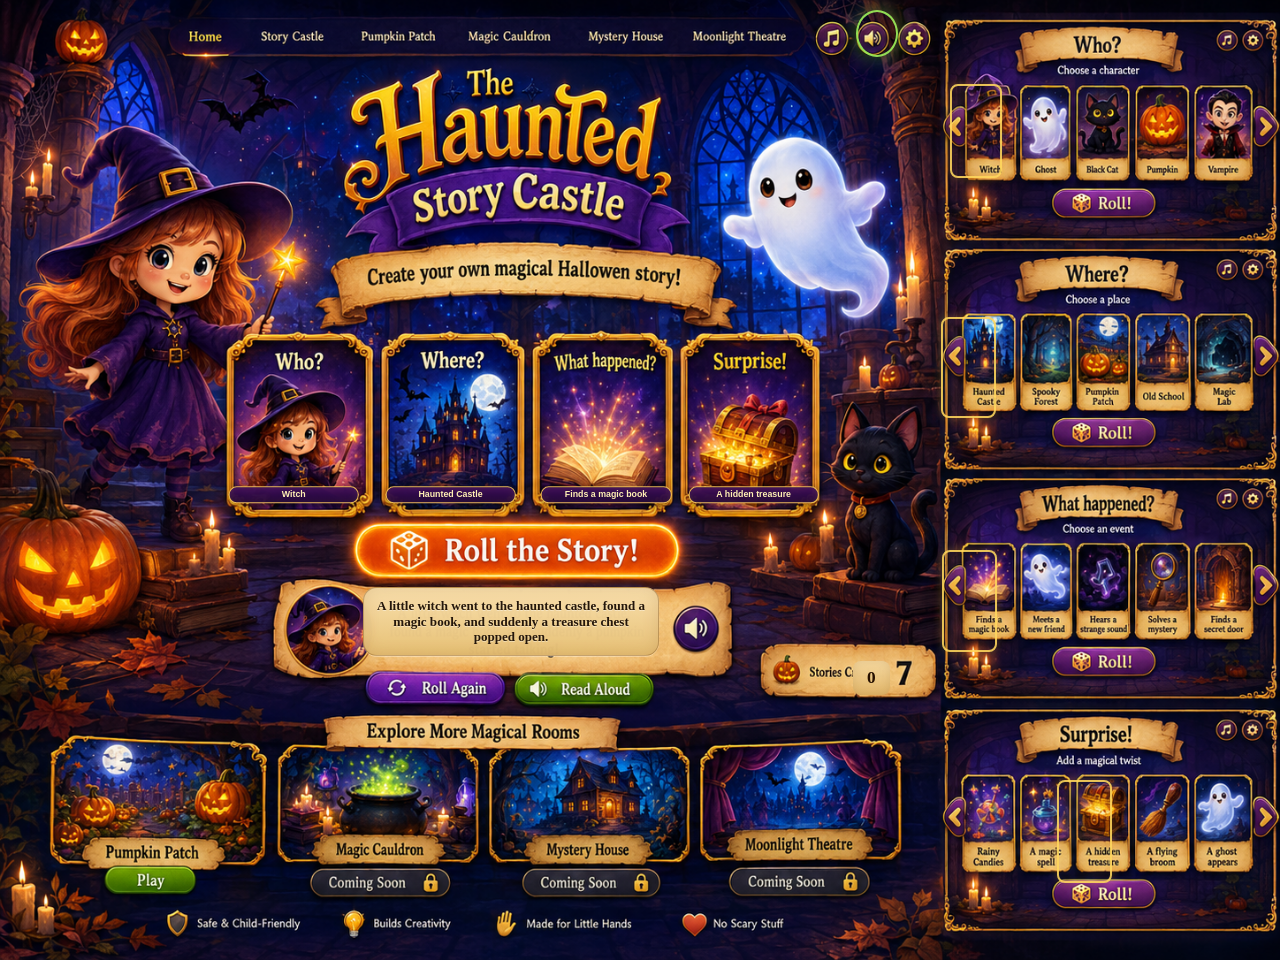
<file: index.html>
<!doctype html>
<html lang="en">
<head>
  <meta charset="utf-8">
  <meta name="viewport" content="width=device-width,initial-scale=1">
  <meta name="theme-color" content="#12062d">
  <meta name="description" content="The Haunted Story Castle — a magical Halloween story game for little learners.">
  <title>The Haunted Story Castle</title>
  <link rel="stylesheet" href="style.css?v=5">
  <link rel="stylesheet" href="fixes.css?v=5">
  <link rel="stylesheet" href="source-art.css?v=5">
</head>
<body class="mockup-body">
  <main class="mockup-wrap" aria-label="The Haunted Story Castle interactive game">
    <div class="mockup-canvas" id="castleCanvas" tabindex="-1">
      <img class="mockup-bg" src="assets/ChatGPT Image Aug 26, 2026, 01_21_56 AM.png" alt="The Haunted Story Castle game interface">

      <a class="hotspot nav-home" href="index.html" aria-label="Home"></a>
      <button class="hotspot nav-story" type="button" data-jump="story" aria-label="Story Castle"></button>
      <a class="hotspot nav-patch" href="pumpkin-patch.html" aria-label="Pumpkin Patch"></a>
      <button class="hotspot nav-cauldron future-link" type="button" data-room="Magic Cauldron" aria-label="Magic Cauldron"></button>
      <button class="hotspot nav-mystery future-link" type="button" data-room="Mystery House" aria-label="Mystery House"></button>
      <button class="hotspot nav-theatre future-link" type="button" data-room="Moonlight Theatre" aria-label="Moonlight Theatre"></button>

      <button class="hotspot icon-hot music-hot" id="musicToggle" type="button" aria-pressed="false" aria-label="Toggle magical background music"></button>
      <button class="hotspot icon-hot sound-hot" id="soundToggle" type="button" aria-pressed="true" aria-label="Toggle spoken sound"></button>
      <button class="hotspot icon-hot settings-hot" id="settingsToggle" type="button" aria-expanded="false" aria-controls="settingsPanel" aria-label="Open settings"></button>

      <button class="hotspot main-card who-card" data-roll="character" aria-label="Roll character"></button>
      <button class="hotspot main-card where-card" data-roll="setting" aria-label="Roll place"></button>
      <button class="hotspot main-card problem-card" data-roll="problem" aria-label="Roll event"></button>
      <button class="hotspot main-card surprise-card" data-roll="surprise" aria-label="Roll surprise"></button>

      <i class="card-art spr char p0 is-base" id="artCharacter" aria-hidden="true"></i>
      <i class="card-art spr loc p0 is-base" id="artSetting" aria-hidden="true"></i>
      <i class="card-art spr prob p0 is-base" id="artProblem" aria-hidden="true"></i>
      <i class="card-art spr sur p2 is-base" id="artSurprise" aria-hidden="true"></i>

      <button class="hotspot roll-story" id="rollStory" aria-label="Roll the Story"></button>
      <button class="hotspot roll-again" id="rollAgain" aria-label="Roll again"></button>
      <button class="hotspot read-aloud" id="readAloud" aria-label="Read story aloud"></button>
      <a class="hotspot patch-card-link" href="pumpkin-patch.html" aria-label="Play Pumpkin Patch Adventure"></a>
      <button class="hotspot room-cauldron future-link" type="button" data-room="Magic Cauldron" aria-label="Magic Cauldron coming soon"></button>
      <button class="hotspot room-mystery future-link" type="button" data-room="Mystery House" aria-label="Mystery House coming soon"></button>
      <button class="hotspot room-theatre future-link" type="button" data-room="Moonlight Theatre" aria-label="Moonlight Theatre coming soon"></button>

      <div class="dynamic-story" id="dynamicStory" aria-live="polite">
        <span id="storyText">A little witch went to the haunted castle, found a magic book, and suddenly a treasure chest popped open.</span>
      </div>
      <div class="dynamic-count"><strong id="storyCount">0</strong></div>

      <div class="selection-label label-character" id="labelCharacter">Witch</div>
      <div class="selection-label label-setting" id="labelSetting">Haunted Castle</div>
      <div class="selection-label label-problem" id="labelProblem">Finds a magic book</div>
      <div class="selection-label label-surprise" id="labelSurprise">A hidden treasure</div>

      <div class="side-choice character-choices" id="characterChoices"></div>
      <div class="side-choice setting-choices" id="settingChoices"></div>
      <div class="side-choice problem-choices" id="problemChoices"></div>
      <div class="side-choice surprise-choices" id="surpriseChoices"></div>

      <button class="hotspot side-roll side-roll-character" data-roll="character" aria-label="Roll character"></button>
      <button class="hotspot side-roll side-roll-setting" data-roll="setting" aria-label="Roll place"></button>
      <button class="hotspot side-roll side-roll-problem" data-roll="problem" aria-label="Roll event"></button>
      <button class="hotspot side-roll side-roll-surprise" data-roll="surprise" aria-label="Roll surprise"></button>

      <section class="settings-popover" id="settingsPanel" hidden aria-label="Game settings">
        <h2>Magic Settings</h2>
        <button type="button" id="settingsSpeech">Spoken English: On</button>
        <button type="button" id="settingsMusic">Background magic: Off</button>
        <button type="button" id="resetProgress">Reset story counter</button>
        <button type="button" id="closeSettings">Close</button>
      </section>
    </div>
  </main>
  <div class="toast" id="toast" role="status" aria-live="polite"></div>
  <script src="app-v2.js?v=5"></script>
</body>
</html>
</file>
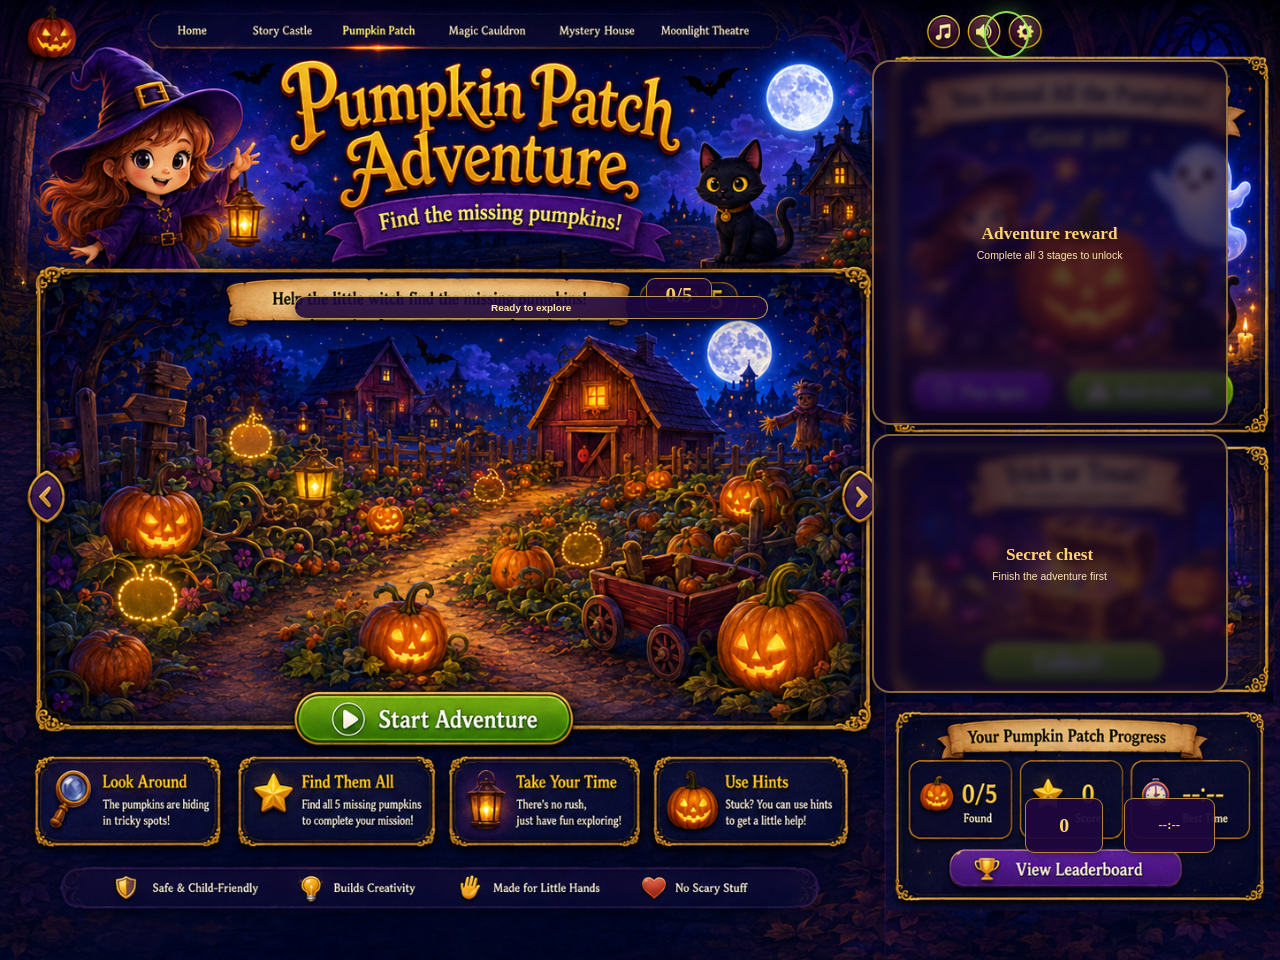
<file: pumpkin-patch.html>
<!doctype html>
<html lang="en">
<head>
  <meta charset="utf-8">
  <meta name="viewport" content="width=device-width,initial-scale=1">
  <meta name="theme-color" content="#12062d">
  <meta name="description" content="Pumpkin Patch Adventure — a magical Halloween mini-game for little learners.">
  <title>Pumpkin Patch Adventure</title>
  <link rel="stylesheet" href="style.css">
  <link rel="stylesheet" href="fixes.css">
</head>
<body class="mockup-body">
  <main class="mockup-wrap" aria-label="Pumpkin Patch Adventure">
    <div class="mockup-canvas" id="patchCanvas">
      <img class="mockup-bg" src="assets/ChatGPT Image Aug 26, 2026, 01_22_04 AM.png" alt="Pumpkin Patch Adventure game interface">

      <a class="hotspot nav-home" href="index.html" aria-label="Back to Castle"></a>
      <button class="hotspot icon-hot patch-music-hot" id="patchMusic" type="button" aria-pressed="false" aria-label="Toggle magical background music"></button>
      <button class="hotspot icon-hot patch-sound-hot" id="patchSound" type="button" aria-pressed="true" aria-label="Toggle spoken sound"></button>

      <button class="hotspot patch-start" id="startAdventure" aria-label="Start Adventure"></button>
      <button class="hotspot play-again-hot" id="playAgain" aria-label="Play again"></button>
      <a class="hotspot back-castle-hot" href="index.html" aria-label="Back to Castle"></a>
      <button class="hotspot collect-hot" id="collectReward" aria-label="Collect reward"></button>

      <button class="pumpkin-target pt1" aria-label="Hidden pumpkin 1"></button>
      <button class="pumpkin-target pt2" aria-label="Hidden pumpkin 2"></button>
      <button class="pumpkin-target pt3" aria-label="Hidden pumpkin 3"></button>
      <button class="pumpkin-target pt4" aria-label="Hidden pumpkin 4"></button>
      <button class="pumpkin-target pt5" aria-label="Hidden pumpkin 5"></button>

      <div class="patch-count" id="patchCount">0/5</div>
      <div class="patch-score" id="patchScore">0</div>
      <div class="patch-time" id="patchTime">--:--</div>
      <div class="patch-stage-chip" id="stageChip">Ready to explore</div>

      <div class="reward-lock success-lock" id="successLock"><strong>Adventure reward</strong><span>Complete all 3 stages to unlock</span></div>
      <div class="reward-lock treasure-lock" id="treasureLock"><strong>Secret chest</strong><span>Finish the adventure first</span></div>

      <div class="patch-message" id="startMessage">
        <h2>Find 5 missing pumpkins!</h2>
        <p>Tap the glowing hiding places. Each pumpkin will say its English name.</p>
        <button id="closeStart">Let’s play!</button>
      </div>

      <div class="patch-clue" id="friendClue">
        <h3 id="friendClueText">Find the friendly ghost.</h3>
        <div class="clue-options">
          <button data-friend="ghost"><i class="mini-sprite spr char p1"></i><span>Ghost</span></button>
          <button data-friend="cat"><i class="mini-sprite spr char p3"></i><span>Black Cat</span></button>
          <button data-friend="witch"><i class="mini-sprite spr char p0"></i><span>Witch</span></button>
        </div>
      </div>

      <div class="patch-message" id="candyGame">
        <h2 id="candyTitle">Put 3 candies in the basket!</h2>
        <p>Choose the correct number.</p>
        <div class="candy-choice-row" id="candyRow">
          <button data-count="1"><i class="mini-candy spr sur p0"></i><span>1</span></button>
          <button data-count="2"><i class="mini-candy spr sur p0"></i><span>2</span></button>
          <button data-count="3"><i class="mini-candy spr sur p0"></i><span>3</span></button>
          <button data-count="4"><i class="mini-candy spr sur p0"></i><span>4</span></button>
          <button data-count="5"><i class="mini-candy spr sur p0"></i><span>5</span></button>
        </div>
        <button id="checkCandy">Check Basket</button>
      </div>

      <div class="patch-message" id="winMessage">
        <h2>You found them all!</h2>
        <p>Great job! The secret treasure chest is now unlocked.</p>
        <button id="closeWin">Open the treasure!</button>
      </div>
    </div>
  </main>
  <div class="toast" id="toast" role="status" aria-live="polite"></div>
  <script src="pumpkin.js"></script>
</body>
</html>
</file>
<file: style.css>
*{box-sizing:border-box}html,body{margin:0;min-height:100%;background:#12062d}body{font-family:"Trebuchet MS","Segoe UI",Arial,sans-serif;color:#fff}button,a{font:inherit}.mockup-body{overflow-x:auto;background:radial-gradient(circle at 50% 0,#281067 0,#12062d 48%,#090319 100%)}.mockup-wrap{width:100%;min-height:100vh;display:flex;justify-content:center;align-items:flex-start;padding:0}.mockup-canvas{position:relative;width:min(100vw,1448px);aspect-ratio:4/3;overflow:hidden;background:#14072f;box-shadow:0 24px 70px rgba(0,0,0,.52)}.mockup-bg{position:absolute;inset:0;width:100%;height:100%;object-fit:cover;user-select:none;-webkit-user-drag:none}.hotspot{position:absolute;z-index:8;border:0;background:transparent;cursor:pointer;border-radius:18px}.hotspot:focus-visible{outline:3px solid rgba(255,231,128,.95);outline-offset:-3px;box-shadow:0 0 28px rgba(255,174,47,.55)}@media(hover:hover) and (pointer:fine){.hotspot:hover{outline:3px solid rgba(255,219,105,.72);outline-offset:-3px;box-shadow:0 0 26px rgba(255,174,47,.35);background:rgba(255,187,61,.028)}}
.nav-home{left:12.6%;top:2.1%;width:5%;height:4.2%}.nav-story{left:18.3%;top:2.1%;width:8%;height:4.2%}.nav-patch{left:27.1%;top:2.1%;width:8%;height:4.2%}.nav-cauldron{left:36.2%;top:2.1%;width:10%;height:4.2%}.nav-mystery{left:47.4%;top:2.1%;width:9%;height:4.2%}.nav-theatre{left:57.3%;top:2.1%;width:10.5%;height:4.2%}.icon-hot{border-radius:50%}.music-hot{left:64.0%;top:1.2%;width:3.0%;height:4.5%}.sound-hot{left:67.0%;top:1.2%;width:3.0%;height:4.5%}.settings-hot{left:70.1%;top:1.2%;width:3.0%;height:4.5%}.hotspot.active-toggle{outline:2px solid rgba(157,238,90,.9);box-shadow:0 0 22px rgba(135,222,63,.55)}
.who-card{left:16.7%;top:35.5%;width:12.5%;height:18.6%}.where-card{left:29.2%;top:35.5%;width:11.9%;height:18.6%}.problem-card{left:41.2%;top:35.5%;width:12.1%;height:18.6%}.surprise-card{left:53.3%;top:35.5%;width:11.3%;height:18.6%}.main-card.rolling{animation:cardPulse .52s ease}.roll-story{left:26.9%;top:55.1%;width:25.1%;height:6.4%;border-radius:999px}.roll-again{left:27.6%;top:70.3%;width:10.6%;height:4.2%;border-radius:999px}.read-aloud{left:39.0%;top:70.3%;width:11.0%;height:4.2%;border-radius:999px}.patch-card-link{left:3.6%;top:77.6%;width:17.4%;height:18.4%}.room-cauldron{left:21.4%;top:77.6%;width:17.4%;height:18.4%}.room-mystery{left:39.1%;top:77.6%;width:17.4%;height:18.4%}.room-theatre{left:56.8%;top:77.6%;width:15.0%;height:18.4%}
.spr{display:block;background-repeat:no-repeat;background-size:300% 200%}.char{background-image:url('assets/characters.svg')}.loc{background-image:url('assets/locations.svg')}.prob{background-image:url('assets/problems.svg')}.sur{background-image:url('assets/surprises.svg')}.p0{background-position:0 0}.p1{background-position:50% 0}.p2{background-position:100% 0}.p3{background-position:0 100%}.p4{background-position:50% 100%}.p5{background-position:100% 100%}.card-art{position:absolute;z-index:6;border:2px solid rgba(255,214,105,.66);border-radius:15%;box-shadow:0 0 18px rgba(255,170,38,.28),inset 0 0 18px rgba(255,255,255,.08);opacity:1;transition:opacity .18s ease,transform .22s ease;pointer-events:none}.card-art.is-base{opacity:0}.card-art.rolling{animation:artFlip .52s ease}.card-art#artCharacter{left:18.4%;top:40.2%;width:9.2%;height:11.8%}.card-art#artSetting{left:30.5%;top:40.2%;width:9.2%;height:11.8%}.card-art#artProblem{left:42.5%;top:40.2%;width:9.2%;height:11.8%}.card-art#artSurprise{left:54.2%;top:40.2%;width:9.2%;height:11.8%}@keyframes cardPulse{0%,100%{transform:none}35%{transform:scale(1.04) rotate(-1deg)}70%{transform:scale(.98) rotate(1deg)}}@keyframes artFlip{0%{transform:scale(.85) rotateY(0)}50%{transform:scale(1.08) rotateY(90deg);filter:brightness(1.5)}100%{transform:scale(1) rotateY(0)}}
.dynamic-story{position:absolute;z-index:5;left:28.4%;top:64.0%;width:22.5%;height:6.3%;display:flex;align-items:center;justify-content:center;padding:0 .6%;text-align:center;color:#1f1306;font-family:Georgia,serif;font-weight:700;font-size:clamp(10px,1.05vw,17px);line-height:1.2;text-shadow:0 1px rgba(255,255,255,.35);pointer-events:none;transition:.18s ease}.dynamic-story.speaking{transform:scale(1.02);filter:drop-shadow(0 0 9px rgba(255,229,136,.7))}.dynamic-count{position:absolute;z-index:5;left:66.7%;top:69.0%;width:2.4%;height:3.2%;display:grid;place-items:center;color:#251000;font-family:Georgia,serif;font-weight:900;font-size:clamp(12px,1.5vw,24px);pointer-events:none}.selection-label{position:absolute;z-index:7;transform:translateX(-50%);max-width:12%;padding:2px 7px;border-radius:999px;background:rgba(35,7,66,.9);border:1px solid rgba(255,203,86,.75);color:#ffe9a7;font-size:clamp(7px,.72vw,12px);font-weight:800;line-height:1.05;text-align:center;pointer-events:none;box-shadow:0 2px 8px rgba(0,0,0,.35)}.label-character{left:23%;top:52.2%}.label-setting{left:35.2%;top:52.2%}.label-problem{left:47.3%;top:52.2%}.label-surprise{left:59.0%;top:52.2%}
.side-choice{position:absolute;z-index:9;display:grid;grid-template-columns:repeat(5,1fr);gap:.35%;pointer-events:none}.side-choice button{position:relative;pointer-events:auto;border:0;background:transparent;border-radius:10px;cursor:pointer}.side-choice button::after{content:"";position:absolute;right:3px;top:3px;width:10px;height:10px;border-radius:50%;background:#9cdb43;box-shadow:0 0 10px rgba(156,219,67,.9);opacity:0;transform:scale(.5);transition:.18s ease}.side-choice button.active::after{opacity:1;transform:scale(1)}.side-choice button.active{outline:3px solid rgba(255,218,88,.92);outline-offset:-2px;background:rgba(255,214,84,.04);box-shadow:0 0 18px rgba(255,179,39,.35)}@media(hover:hover) and (pointer:fine){.side-choice button:hover{outline:3px solid rgba(255,218,88,.72);outline-offset:-2px;box-shadow:0 0 16px rgba(255,179,39,.28)}}.character-choices{left:74.2%;top:8.8%;width:21.2%;height:10.4%}.setting-choices{left:73.5%;top:33.0%;width:22.4%;height:11.2%}.problem-choices{left:73.6%;top:57.3%;width:22.3%;height:11.3%}.surprise-choices{left:73.6%;top:81.2%;width:22.3%;height:11.5%}.side-roll{width:8.3%;height:3.6%;left:80.3%;border-radius:999px}.side-roll-character{top:20.4%}.side-roll-setting{top:44.8%}.side-roll-problem{top:69.0%}.side-roll-surprise{top:93.1%}
.settings-popover{position:absolute;z-index:30;right:2.6%;top:6.2%;width:23%;padding:14px;border-radius:18px;background:linear-gradient(180deg,rgba(37,8,75,.98),rgba(15,4,33,.98));border:2px solid #dba33c;box-shadow:0 22px 60px rgba(0,0,0,.58);opacity:0;transform:translateY(-8px) scale(.98);transition:.18s ease}.settings-popover.show{opacity:1;transform:none}.settings-popover h2{margin:0 0 10px;color:#ffd572;font:800 clamp(15px,1.55vw,24px) Georgia;text-align:center}.settings-popover button{width:100%;margin:5px 0;padding:9px 10px;border-radius:12px;border:1px solid rgba(255,212,111,.55);background:#5b1b93;color:#ffe9b9;font-weight:800;cursor:pointer}
.magic-particle{position:absolute;z-index:25;width:7px;height:7px;border-radius:50%;background:#ffd76a;box-shadow:0 0 12px #ffb326;pointer-events:none;animation:particleBurst .9s ease-out var(--delay,0s) forwards}.magic-particle:nth-of-type(3n){background:#d394ff;box-shadow:0 0 12px #9a59ff}.magic-particle:nth-of-type(4n){background:#7de6ff;box-shadow:0 0 12px #42c8ff}@keyframes particleBurst{0%{opacity:0;transform:translate(0,0) scale(.3)}15%{opacity:1}100%{opacity:0;transform:translate(var(--dx),var(--dy)) scale(1.35)}}
.toast{position:fixed;z-index:50;left:50%;bottom:18px;transform:translate(-50%,16px);opacity:0;max-width:min(520px,calc(100% - 32px));padding:12px 18px;border-radius:999px;background:rgba(29,8,59,.97);border:2px solid #d99f35;color:#ffe9ae;font-weight:800;text-align:center;box-shadow:0 12px 34px rgba(0,0,0,.45);transition:.22s ease;pointer-events:none}.toast.show{opacity:1;transform:translate(-50%,0)}
.patch-music-hot{left:73.5%;top:1.4%;width:3.2%;height:4.4%}.patch-sound-hot{left:77.0%;top:1.4%;width:3.2%;height:4.4%}.patch-count{position:absolute;z-index:6;left:50.5%;top:29.0%;width:5.1%;height:3.5%;display:grid;place-items:center;font-family:Georgia,serif;color:#ffd772;font-size:clamp(12px,1.65vw,24px);font-weight:900;pointer-events:none}.patch-score{position:absolute;z-index:6;left:80.1%;top:83.1%;width:6.1%;height:5.8%;display:grid;place-items:center;color:#ffd36d;font-family:Georgia,serif;font-size:clamp(12px,1.55vw,23px);font-weight:900;pointer-events:none}.patch-time{position:absolute;z-index:6;left:87.8%;top:83.1%;width:7.1%;height:5.8%;display:grid;place-items:center;color:#ffd36d;font-family:Georgia,serif;font-size:clamp(9px,1vw,16px);font-weight:900;text-align:center;pointer-events:none}.patch-stage-chip{position:absolute;z-index:9;left:23%;top:30.8%;width:37%;padding:5px 10px;border-radius:999px;background:rgba(31,7,61,.9);border:1px solid rgba(255,207,92,.7);color:#ffe6a9;font-size:clamp(8px,.78vw,12px);font-weight:800;text-align:center;pointer-events:none;box-shadow:0 3px 12px rgba(0,0,0,.35)}.patch-start{left:22.1%;top:73.0%;width:22.0%;height:6.1%;border-radius:999px}.back-castle-hot{left:81.2%;top:39.3%;width:12.8%;height:5.2%;border-radius:999px}.play-again-hot{left:69.4%;top:39.3%;width:10.8%;height:5.2%;border-radius:999px}.collect-hot{left:74.6%;top:67.1%;width:13.3%;height:5.1%;border-radius:999px}.collect-hot.ready{outline:3px solid #b6ef55;box-shadow:0 0 32px rgba(159,229,61,.78);animation:rewardPulse 1.1s ease-in-out infinite alternate}@keyframes rewardPulse{to{filter:brightness(1.12);transform:scale(1.03)}}
.pumpkin-target{position:absolute;z-index:10;border:0;background:rgba(255,201,58,.018);cursor:pointer;border-radius:50%;filter:drop-shadow(0 0 4px rgba(255,215,68,.2));transition:.25s ease}.pumpkin-target::after{content:"";position:absolute;inset:5%;border:2px dashed rgba(255,210,66,0);border-radius:50%;transition:.18s ease}.pumpkin-target::before{content:"✓";position:absolute;inset:15%;display:grid;place-items:center;border-radius:50%;background:rgba(87,143,24,.92);border:2px solid #d9f080;color:#fff7ca;font-weight:900;font-size:clamp(16px,2vw,30px);opacity:0;transform:scale(.45);transition:.25s ease}.pumpkin-target.found{pointer-events:none}.pumpkin-target.found::before{opacity:1;transform:scale(1)}.pumpkin-target.found::after{border-color:#9bdd34;box-shadow:0 0 18px rgba(157,221,52,.48)}@media(hover:hover) and (pointer:fine){.pumpkin-target:hover::after{border-color:rgba(255,221,92,.88);box-shadow:0 0 18px rgba(255,190,42,.55)}}.pt1{left:10.0%;top:58.3%;width:7.2%;height:9.6%}.pt2{left:18.3%;top:43.0%;width:5.0%;height:6.8%}.pt3{left:35.6%;top:48.0%;width:4.6%;height:6.4%}.pt4{left:43.6%;top:54.9%;width:5.2%;height:7.1%}.pt5{left:56.3%;top:46.8%;width:4.8%;height:6.6%}
.reward-lock{position:absolute;z-index:12;display:grid;place-items:center;align-content:center;gap:6px;padding:12px;border-radius:18px;background:rgba(16,5,37,.72);border:2px solid rgba(255,205,93,.48);backdrop-filter:blur(4px);color:#ffe7af;text-align:center;transition:.35s ease;pointer-events:none}.reward-lock strong{font:800 clamp(13px,1.35vw,21px) Georgia;color:#ffd36f}.reward-lock span{font-size:clamp(8px,.82vw,13px)}.reward-lock.unlocked{opacity:0;transform:scale(.96)}.success-lock{left:68.1%;top:6.3%;width:27.8%;height:38.0%}.treasure-lock{left:68.1%;top:45.2%;width:27.8%;height:27.0%}
.patch-message{position:absolute;z-index:20;left:50%;top:50%;transform:translate(-50%,-50%) scale(.96);width:44%;padding:22px;border-radius:24px;background:linear-gradient(180deg,rgba(35,9,73,.985),rgba(17,4,36,.985));border:3px solid #dba33c;color:#ffe9af;text-align:center;box-shadow:0 24px 70px rgba(0,0,0,.58);opacity:0;pointer-events:none;transition:.22s ease}.patch-message.show{opacity:1;pointer-events:auto;transform:translate(-50%,-50%) scale(1)}.patch-message h2{margin:0 0 8px;font-family:Georgia,serif;font-size:clamp(26px,3vw,46px);color:#ffd06a}.patch-message p{margin:0 0 16px;font-size:clamp(14px,1.35vw,20px)}.patch-message>button{padding:11px 22px;border-radius:999px;border:2px solid #e5c36d;background:linear-gradient(#8a37d0,#5a1896);color:#fff0c2;font-weight:900;cursor:pointer}.patch-clue{position:absolute;z-index:21;left:22.5%;top:34%;width:45%;padding:16px 18px;border-radius:20px;background:rgba(20,5,42,.97);border:2px solid #d7a23e;color:#ffe7b2;text-align:center;box-shadow:0 18px 50px rgba(0,0,0,.5);display:none}.patch-clue.show{display:block}.patch-clue h3{margin:0 0 10px;font-family:Georgia,serif;color:#ffd272;font-size:clamp(20px,2vw,30px)}.clue-options{display:flex;gap:10px;justify-content:center;flex-wrap:wrap}.clue-options button{width:29%;min-width:90px;padding:7px;border-radius:14px;border:2px solid rgba(255,209,96,.55);background:#4d187e;color:#ffebbd;font-weight:800;cursor:pointer}.clue-options button .mini-sprite{width:54px;height:54px;margin:0 auto 4px;border-radius:10px}.clue-options button span{display:block}.clue-options button.correct{background:#5e9d13;box-shadow:0 0 18px rgba(145,216,53,.45)}.clue-options button.wrong{background:#a6313b}.candy-choice-row{display:flex;gap:8px;justify-content:center;flex-wrap:wrap;margin:12px 0}.candy-choice-row button{width:72px;min-height:74px;padding:5px;border-radius:14px;border:2px solid #d8ad45;background:#6c238d;color:#ffe7aa;font-weight:900;cursor:pointer}.candy-choice-row .mini-candy{width:44px;height:44px;margin:0 auto 2px;border-radius:9px}.candy-choice-row span{display:block}.candy-choice-row button.selected{background:#78aa16;box-shadow:0 0 14px rgba(158,217,57,.45);transform:translateY(-3px)}
@media(max-width:900px){.mockup-canvas{width:100vw}.selection-label{display:none}.dynamic-story{font-size:8px}.settings-popover{width:30%}.patch-stage-chip{font-size:7px}.reward-lock span{display:none}.toast{font-size:13px}.card-art{border-width:1px}.side-choice button::after{width:7px;height:7px}}@media(prefers-reduced-motion:reduce){*,*::before,*::after{animation:none!important;transition:none!important;scroll-behavior:auto!important}}
</file>
<file: fixes.css>
/* Visual corrections layered over the illustrated mockup. */

/* The mockup already contains example text. These solid overlays hide the baked-in demo values
   so live text never doubles up with the artwork underneath. */
.dynamic-story{
  left:28.35%;
  top:61.15%;
  width:23.15%;
  height:7.15%;
  padding:.45% .9%;
  overflow:hidden;
  border:1px solid rgba(125,78,25,.42);
  border-radius:14px;
  background:linear-gradient(180deg,rgba(249,224,174,.985),rgba(230,191,116,.985));
  box-shadow:inset 0 0 16px rgba(126,70,18,.16),0 1px 0 rgba(255,255,255,.3);
  color:#241609;
  font-size:clamp(9px,1.02vw,15px);
  line-height:1.18;
  text-shadow:0 1px rgba(255,255,255,.42);
}
.dynamic-story #storyText{
  display:-webkit-box;
  -webkit-box-orient:vertical;
  -webkit-line-clamp:3;
  overflow:hidden;
}
.dynamic-story.story-change{animation:storyPop .34s ease}
@keyframes storyPop{0%{transform:scale(.97);filter:brightness(1.08)}55%{transform:scale(1.018)}100%{transform:none}}

.dynamic-count{
  left:66.65%;
  top:68.85%;
  width:2.85%;
  height:3.55%;
  border-radius:8px;
  background:linear-gradient(180deg,rgba(246,217,160,.99),rgba(225,182,105,.99));
  box-shadow:inset 0 0 10px rgba(119,67,16,.16);
  font-size:clamp(11px,1.35vw,21px);
}

/* Replace the floating mini-pills with neat labels that sit inside the four cards. */
.selection-label{
  max-width:none;
  width:10.2%;
  top:51.55%;
  transform:translate(-50%,-50%);
  padding:3px 5px;
  border-radius:8px;
  border:1px solid rgba(255,207,88,.88);
  background:linear-gradient(180deg,rgba(62,13,90,.97),rgba(32,7,55,.97));
  color:#fff0b3;
  font-size:clamp(7px,.69vw,11px);
  line-height:1.05;
  white-space:nowrap;
  overflow:hidden;
  text-overflow:ellipsis;
  box-shadow:0 2px 8px rgba(0,0,0,.42),inset 0 0 8px rgba(255,196,73,.09);
}
.label-character{left:22.95%}.label-setting{left:35.20%}.label-problem{left:47.35%}.label-surprise{left:58.88%}

/* Dynamic art fills the actual picture window. */
.card-art{
  border:0;
  border-radius:9px;
  background-color:#291157;
  background-repeat:no-repeat;
  box-shadow:inset 0 0 0 2px rgba(255,211,100,.34),0 3px 11px rgba(0,0,0,.3);
}
.card-art#artCharacter{left:18.10%;top:38.85%;width:9.45%;height:12.35%}
.card-art#artSetting{left:30.15%;top:38.85%;width:9.45%;height:12.35%}
.card-art#artProblem{left:42.22%;top:38.85%;width:9.45%;height:12.35%}
.card-art#artSurprise{left:53.92%;top:38.85%;width:9.45%;height:12.35%}

/*
  IMPORTANT: use the richly illustrated mini-cards that already live inside the approved
  painted mockup instead of the old flat SVG icon sheet. This keeps every random choice in
  the exact same painterly Halloween style as the rest of the page without loading another
  art pack.
*/
.card-art.char,
.card-art.loc,
.card-art.prob,
.card-art.sur{
  background-image:url('assets/ChatGPT Image Aug 26, 2026, 01_21_56 AM.png');
  background-repeat:no-repeat;
  filter:saturate(1.06) contrast(1.02);
}

/* Character art: Witch, Ghost, Black Cat, Pumpkin, Vampire */
.card-art.char{background-size:2896% 1723.81%}
.card-art.char.p0{background-position:78.5408% 8.2111%}
.card-art.char.p1{background-position:82.8326% 8.2111%}
.card-art.char.p2{background-position:87.1245% 8.2111%}
.card-art.char.p3{background-position:91.4163% 8.2111%}
.card-art.char.p4{background-position:95.7082% 8.2111%}

/* Locations: Haunted Castle, Spooky Forest, Pumpkin Patch, Old School, Magic Lab */
.card-art.loc{background-size:2896% 1939.286%}
.card-art.loc.p0{background-position:78.6838% 33.3981%}
.card-art.loc.p1{background-position:82.9757% 33.3981%}
.card-art.loc.p2{background-position:87.2675% 33.3981%}
.card-art.loc.p3{background-position:91.5594% 33.3981%}
.card-art.loc.p4{background-position:95.8512% 33.3981%}

/* Story events */
.card-art.prob{background-size:2784.615% 1939.286%}
.card-art.prob.p0{background-position:78.5100% 58.8350%}
.card-art.prob.p1{background-position:83.0946% 58.8350%}
.card-art.prob.p2{background-position:87.6791% 58.8350%}
.card-art.prob.p3{background-position:92.2636% 58.8350%}
.card-art.prob.p4{background-position:96.8481% 58.8350%}

/* Surprises */
.card-art.sur{background-size:2784.615% 1939.286%}
.card-art.sur.p0{background-position:78.5100% 84.0777%}
.card-art.sur.p1{background-position:83.0946% 84.0777%}
.card-art.sur.p2{background-position:87.6791% 84.0777%}
.card-art.sur.p3{background-position:92.2636% 84.0777%}
.card-art.sur.p4{background-position:96.8481% 84.0777%}

/* The default four pictures are already painted into the base mockup; keep them clean. */
.card-art.is-base{opacity:0}

/* Right-side selection outlines are confined to the actual cards and no longer add a green dot. */
.side-choice{gap:1.05%}
.side-choice button{height:94%;align-self:start;border-radius:8px}
.side-choice button.active{
  outline:2px solid rgba(255,215,92,.88);
  outline-offset:-2px;
  background:rgba(255,206,71,.025);
  box-shadow:0 0 10px rgba(255,179,39,.30),inset 0 0 0 1px rgba(255,229,136,.16);
}
.side-choice button::after{display:none}

/* Prevent multiple rapid full-story rolls from stacking animations and counters. */
.mockup-canvas.is-rolling .roll-story,
.mockup-canvas.is-rolling .roll-again{pointer-events:none;filter:brightness(.92)}

/* Pumpkin Patch has baked-in demo numbers too; cover them with live counters. */
.patch-count,.patch-score,.patch-time{
  background:rgba(31,7,61,.94);
  border:1px solid rgba(226,171,62,.76);
  border-radius:9px;
  box-shadow:0 2px 8px rgba(0,0,0,.34);
}

@media(max-width:900px){
  .dynamic-story{font-size:clamp(7px,1.45vw,12px);border-radius:9px}
  .selection-label{font-size:clamp(6px,1.12vw,9px);padding:2px 3px}
  .dynamic-count{font-size:clamp(9px,1.8vw,15px)}
}

@media(max-width:620px){
  .mockup-body{overflow-x:hidden}
  .mockup-canvas{width:100vw;box-shadow:none}
  .selection-label{display:block}
  .hotspot:focus-visible{outline-width:2px}
}
</file>
<file: source-art.css>
/* Original illustrated artwork for the four dynamic cards.
   These rules intentionally override the old sprite-sheet artwork. */
#artCharacter.card-art.char.p2{
  background-image:url('assets/card-black-cat.svg?v=5')!important;
  background-size:contain!important;
  background-repeat:no-repeat!important;
  background-position:center!important;
  background-color:#24104d!important;
  opacity:1!important;
}
#artSetting.card-art.loc.p1{
  background-image:url('assets/card-spooky-forest.svg?v=5')!important;
  background-size:cover!important;
  background-repeat:no-repeat!important;
  background-position:center!important;
  opacity:1!important;
}
#artProblem.card-art.prob.p4{
  background-image:url('assets/card-secret-door.svg?v=5')!important;
  background-size:cover!important;
  background-repeat:no-repeat!important;
  background-position:center!important;
  opacity:1!important;
}
#artSurprise.card-art.sur.p1{
  background-image:url('assets/card-magic-spell.svg?v=5')!important;
  background-size:cover!important;
  background-repeat:no-repeat!important;
  background-position:center!important;
  opacity:1!important;
}

/* Keep the inserted illustrations inside the ornate picture windows. */
#artCharacter,#artSetting,#artProblem,#artSurprise{
  overflow:hidden!important;
  image-rendering:auto;
  border-radius:10px!important;
  box-shadow:inset 0 0 0 2px rgba(255,211,100,.35),0 3px 12px rgba(0,0,0,.34)!important;
}
</file>
